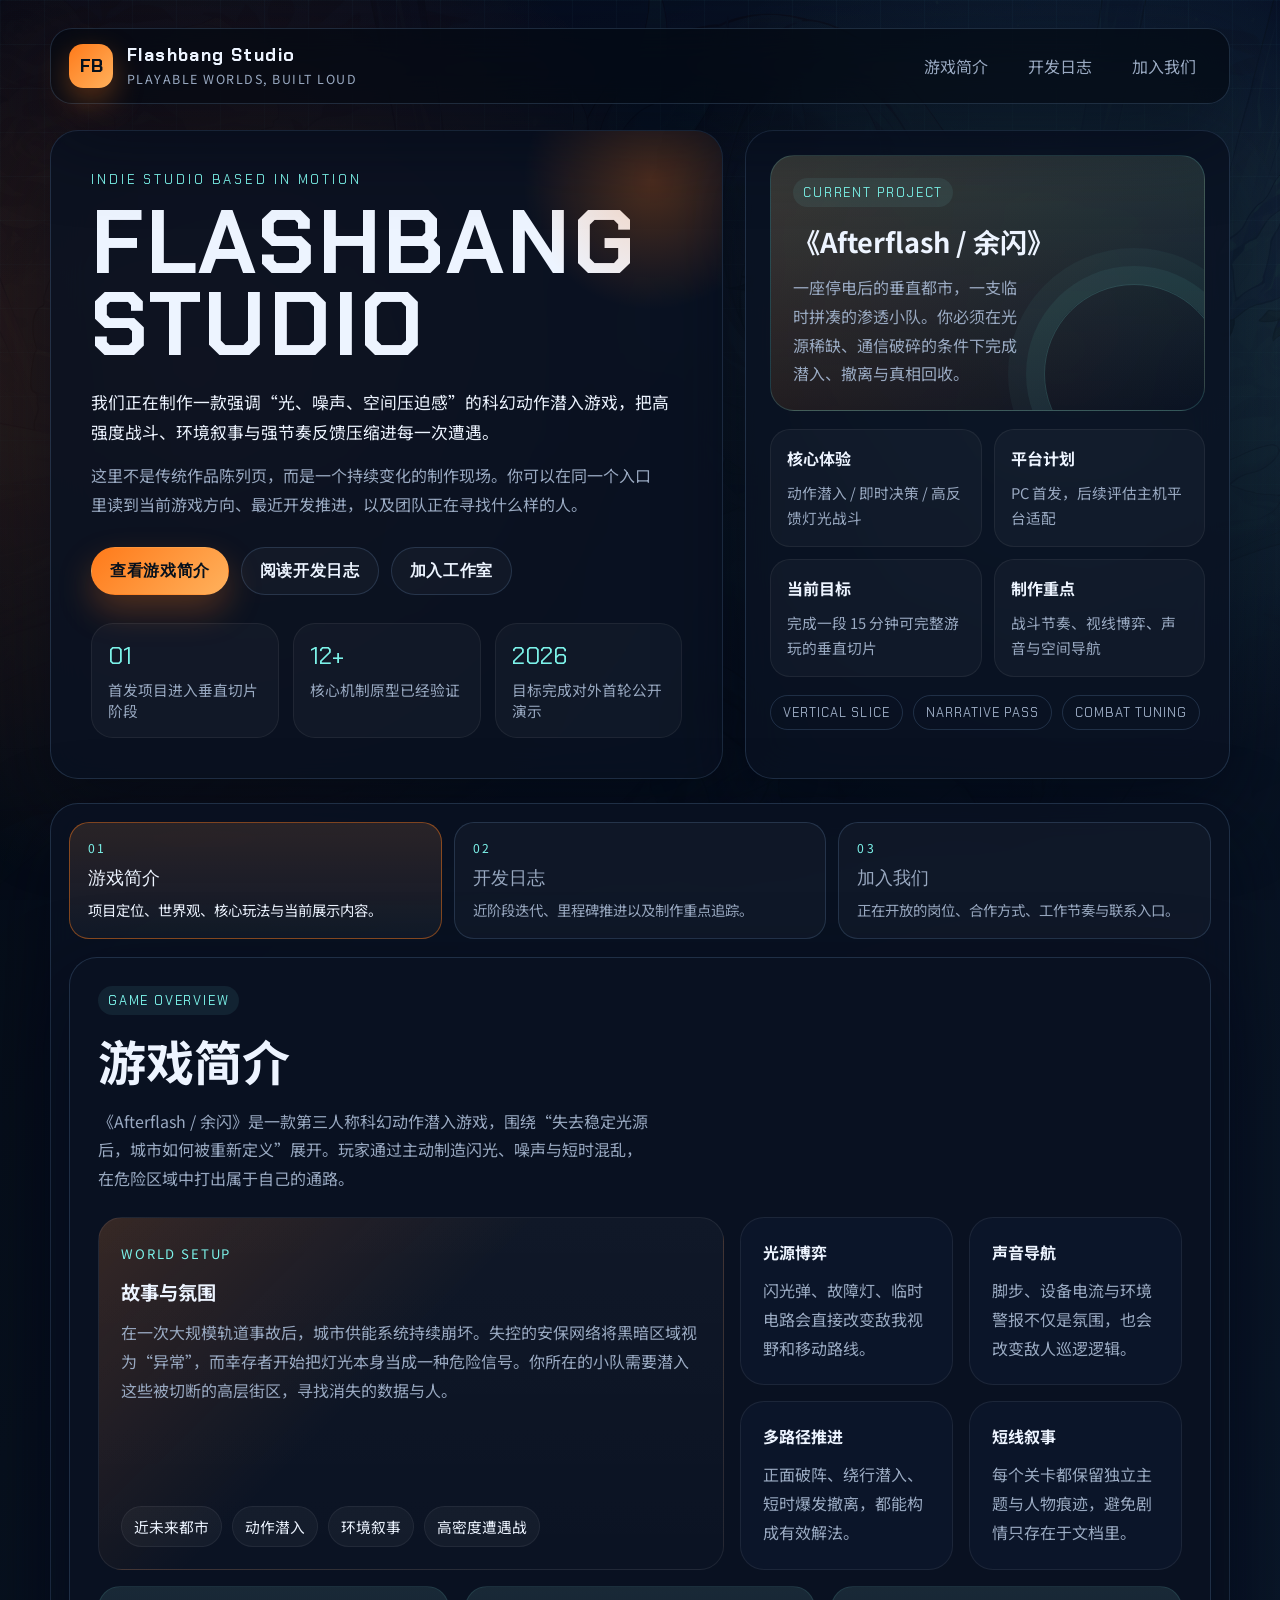
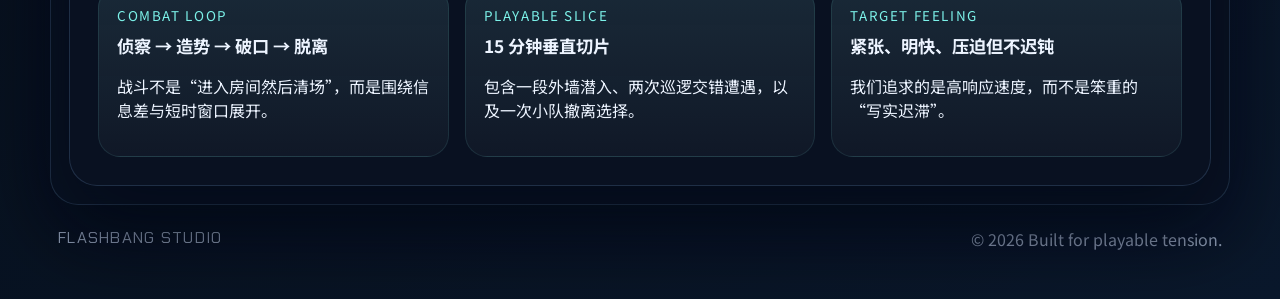
<file: flashbang.html>
<!DOCTYPE html>
<html lang="zh-CN">
  <head>
    <meta charset="UTF-8" />
    <meta name="viewport" content="width=device-width, initial-scale=1.0" />
    <title>Flashbang Studio</title>
    <meta
      name="description"
      content="Flashbang Studio 游戏工作室主页，展示游戏简介、开发日志与加入我们。"
    />
    <link rel="preconnect" href="https://fonts.googleapis.com" />
    <link rel="preconnect" href="https://fonts.gstatic.com" crossorigin />
    <link
      href="https://fonts.googleapis.com/css2?family=Chakra+Petch:wght@400;500;600;700&amp;family=Noto+Sans+SC:wght@400;500;700;800&amp;display=swap"
      rel="stylesheet"
    />
    <link rel="stylesheet" href="styles/shared.css" />
    <link rel="stylesheet" href="styles/flashbang.css" />
  </head>
  <body>
    <div class="page">
      <header class="topbar">
        <div class="brand">
          <div class="brand-mark">FB</div>
          <div class="brand-copy">
            <strong>Flashbang Studio</strong>
            <span>Playable Worlds, Built Loud</span>
          </div>
        </div>
        <nav aria-label="页面导航">
          <a href="#game-intro">游戏简介</a>
          <a href="#devlog">开发日志</a>
          <a href="#join-us">加入我们</a>
        </nav>
      </header>

      <section class="hero" aria-label="工作室介绍">
        <div class="hero-copy">
          <p class="eyebrow">Indie Studio Based In Motion</p>
          <h1>Flashbang Studio</h1>
          <p class="lead">
            我们正在制作一款强调“光、噪声、空间压迫感”的科幻动作潜入游戏，把高强度战斗、环境叙事与强节奏反馈压缩进每一次遭遇。
          </p>
          <p class="sublead">
            这里不是传统作品陈列页，而是一个持续变化的制作现场。你可以在同一个入口里读到当前游戏方向、最近开发推进，以及团队正在寻找什么样的人。
          </p>
          <div class="hero-actions">
            <a class="button primary" href="#game-intro">查看游戏简介</a>
            <a class="button secondary" href="#devlog">阅读开发日志</a>
            <a class="button secondary" href="#join-us">加入工作室</a>
          </div>
          <div class="hero-metrics">
            <div class="metric">
              <span class="stat-number">01</span>
              <span>首发项目进入垂直切片阶段</span>
            </div>
            <div class="metric">
              <span class="stat-number">12+</span>
              <span>核心机制原型已经验证</span>
            </div>
            <div class="metric">
              <span class="stat-number">2026</span>
              <span>目标完成对外首轮公开演示</span>
            </div>
          </div>
        </div>

        <aside class="hero-aside">
          <div class="signal-card">
            <span class="section-tag">Current Project</span>
            <h2>《Afterflash / 余闪》</h2>
            <p>
              一座停电后的垂直都市，一支临时拼凑的渗透小队。你必须在光源稀缺、通信破碎的条件下完成潜入、撤离与真相回收。
            </p>
          </div>

          <div class="signal-points">
            <article class="mini-card">
              <strong>核心体验</strong>
              <p>动作潜入 / 即时决策 / 高反馈灯光战斗</p>
            </article>
            <article class="mini-card">
              <strong>平台计划</strong>
              <p>PC 首发，后续评估主机平台适配</p>
            </article>
            <article class="mini-card">
              <strong>当前目标</strong>
              <p>完成一段 15 分钟可完整游玩的垂直切片</p>
            </article>
            <article class="mini-card">
              <strong>制作重点</strong>
              <p>战斗节奏、视线博弈、声音与空间导航</p>
            </article>
          </div>

          <div class="status-strip" aria-label="项目状态">
            <span class="status-chip">Vertical Slice</span>
            <span class="status-chip">Narrative Pass</span>
            <span class="status-chip">Combat Tuning</span>
          </div>
        </aside>
      </section>

      <section class="tabs-shell" aria-label="工作室内容界面">
        <div class="tabs-header" role="tablist" aria-label="界面切换">
          <button
            class="studio-tab"
            id="tab-game-intro"
            type="button"
            role="tab"
            aria-selected="true"
            aria-controls="game-intro"
            data-panel-target="game-intro"
          >
            <span class="tab-index">01</span>
            <span class="tab-title">游戏简介</span>
            <span class="tab-copy">项目定位、世界观、核心玩法与当前展示内容。</span>
          </button>
          <button
            class="studio-tab"
            id="tab-devlog"
            type="button"
            role="tab"
            aria-selected="false"
            aria-controls="devlog"
            data-panel-target="devlog"
          >
            <span class="tab-index">02</span>
            <span class="tab-title">开发日志</span>
            <span class="tab-copy">近阶段迭代、里程碑推进以及制作重点追踪。</span>
          </button>
          <button
            class="studio-tab"
            id="tab-join-us"
            type="button"
            role="tab"
            aria-selected="false"
            aria-controls="join-us"
            data-panel-target="join-us"
          >
            <span class="tab-index">03</span>
            <span class="tab-title">加入我们</span>
            <span class="tab-copy">正在开放的岗位、合作方式、工作节奏与联系入口。</span>
          </button>
        </div>

        <div class="panels">
          <section
            class="panel is-active"
            id="game-intro"
            role="tabpanel"
            aria-labelledby="tab-game-intro"
            data-panel
          >
            <div class="panel-head">
              <div>
                <span class="section-tag">Game Overview</span>
                <h3>游戏简介</h3>
                <p>
                  《Afterflash / 余闪》是一款第三人称科幻动作潜入游戏，围绕“失去稳定光源后，城市如何被重新定义”展开。玩家通过主动制造闪光、噪声与短时混乱，在危险区域中打出属于自己的通路。
                </p>
              </div>
            </div>

            <div class="panel-grid">
              <article class="story-card">
                <div>
                  <span class="world-label">World Setup</span>
                  <h4>故事与氛围</h4>
                  <p>
                    在一次大规模轨道事故后，城市供能系统持续崩坏。失控的安保网络将黑暗区域视为“异常”，而幸存者开始把灯光本身当成一种危险信号。你所在的小队需要潜入这些被切断的高层街区，寻找消失的数据与人。
                  </p>
                </div>
                <div class="story-metadata">
                  <span>近未来都市</span>
                  <span>动作潜入</span>
                  <span>环境叙事</span>
                  <span>高密度遭遇战</span>
                </div>
              </article>

              <div class="feature-stack">
                <article class="feature-card">
                  <strong>光源博弈</strong>
                  <p>闪光弹、故障灯、临时电路会直接改变敌我视野和移动路线。</p>
                </article>
                <article class="feature-card">
                  <strong>声音导航</strong>
                  <p>脚步、设备电流与环境警报不仅是氛围，也会改变敌人巡逻逻辑。</p>
                </article>
                <article class="feature-card">
                  <strong>多路径推进</strong>
                  <p>正面破阵、绕行潜入、短时爆发撤离，都能构成有效解法。</p>
                </article>
                <article class="feature-card">
                  <strong>短线叙事</strong>
                  <p>每个关卡都保留独立主题与人物痕迹，避免剧情只存在于文档里。</p>
                </article>
              </div>

              <div class="wide-row">
                <article class="snapshot">
                  <span>Combat Loop</span>
                  <strong>侦察 → 造势 → 破口 → 脱离</strong>
                  <p>战斗不是“进入房间然后清场”，而是围绕信息差与短时窗口展开。</p>
                </article>
                <article class="snapshot">
                  <span>Playable Slice</span>
                  <strong>15 分钟垂直切片</strong>
                  <p>包含一段外墙潜入、两次巡逻交错遭遇，以及一次小队撤离选择。</p>
                </article>
                <article class="snapshot">
                  <span>Target Feeling</span>
                  <strong>紧张、明快、压迫但不迟钝</strong>
                  <p>我们追求的是高响应速度，而不是笨重的“写实迟滞”。</p>
                </article>
              </div>
            </div>
          </section>

          <section
            class="panel"
            id="devlog"
            role="tabpanel"
            aria-labelledby="tab-devlog"
            data-panel
            hidden
          >
            <div class="panel-head">
              <div>
                <span class="section-tag">Dev Log</span>
                <h3>开发日志</h3>
                <p>
                  这里记录最近几轮版本推进，而不是泛泛而谈的“正在努力中”。我们更关心哪些机制已经成立，哪些问题仍然没有解决，以及下一轮迭代会砍掉什么、保留什么。
                </p>
              </div>
            </div>

            <div class="timeline-layout">
              <div class="timeline-list">
                <article class="timeline-card">
                  <span class="timeline-date">2026.04 / Sprint 07</span>
                  <h4>遭遇战节奏重构</h4>
                  <p>
                    将原本偏脚本驱动的房间战斗改成更依赖视野中断与短时失明反馈的动态遭遇。闪光后敌方恢复逻辑被重新拆分，读秒感更清晰。
                  </p>
                  <ul>
                    <li>调整了闪光弹命中后的 AI 失衡时长与音效层级。</li>
                    <li>重做一段废弃中继站关卡，使逃离路线更立体。</li>
                    <li>加入危险提示色，避免纯黑环境下信息过载。</li>
                  </ul>
                </article>

                <article class="timeline-card">
                  <span class="timeline-date">2026.03 / Sprint 06</span>
                  <h4>垂直切片首次串通</h4>
                  <p>
                    首个完整流程从屋顶切入、穿越中庭再到地铁撤离已经可以连通游玩。虽然美术与剧情触发仍然粗糙，但节奏闭环初步成立。
                  </p>
                  <ul>
                    <li>完成主循环的临时 UI 与任务提示。</li>
                    <li>加入两种敌方职业，观察型与追击型行为差异更明显。</li>
                    <li>把部分叙事文本改为场景内的可见证据与通讯记录。</li>
                  </ul>
                </article>

                <article class="timeline-card">
                  <span class="timeline-date">2026.01 / Prototype</span>
                  <h4>核心原型验证</h4>
                  <p>
                    这一阶段只回答一个问题：在第三人称视角下，闪光是否能成为真正的主动玩法，而不是一次性控制技能。结果是肯定的，但实现成本远高于预估。
                  </p>
                  <ul>
                    <li>验证闪光、阴影、声音三者叠加的风险收益关系。</li>
                    <li>推翻第一版慢节奏潜行方案，转向更高压的动作潜入结构。</li>
                    <li>明确项目关键词：明灭、失真、压迫、反打。</li>
                  </ul>
                </article>
              </div>

              <div class="focus-board">
                <article class="focus-card">
                  <span class="section-tag">Now</span>
                  <h4>本周重点</h4>
                  <p>把关卡内的“可见路径”与“最优路径”彻底分离，让玩家更愿意冒险试错。</p>
                  <strong>03 项</strong>
                </article>
                <article class="focus-card">
                  <span class="section-tag">Risk</span>
                  <h4>当前风险</h4>
                  <p>如果环境提示过弱，战斗会变成纯反应测试；如果提示过强，又会削弱黑暗空间的张力。</p>
                </article>
                <article class="focus-card">
                  <span class="section-tag">Pipeline</span>
                  <h4>制作管线</h4>
                  <p>设计原型优先，场景验证第二，美术定调第三。任何不能提升节奏判断的效果先暂缓。</p>
                </article>
              </div>
            </div>
          </section>

          <section
            class="panel"
            id="join-us"
            role="tabpanel"
            aria-labelledby="tab-join-us"
            data-panel
            hidden
          >
            <div class="panel-head">
              <div>
                <span class="section-tag">Join Us</span>
                <h3>加入我们</h3>
                <p>
                  Flashbang 需要的是对“可玩性”有判断力的人，而不是只会堆功能的人。我们欢迎全职、远程协作、短期合作与外部 contributor，只要你能拿作品或过程证明自己。
                </p>
              </div>
            </div>

            <div class="join-layout">
              <div class="join-grid-main">
                <article class="role-card">
                  <span class="role-meta">Open Role</span>
                  <h4 class="role-title">玩法程序</h4>
                  <p>
                    负责角色动作反馈、战斗状态机与关卡交互逻辑。你需要能和设计一起快速验证机制，而不是等规格冻结才开始写代码。
                  </p>
                  <ul>
                    <li>擅长高频迭代，能接受原型阶段反复推翻。</li>
                    <li>对动作手感、输入响应和镜头节奏有实际经验。</li>
                    <li>愿意把“可调试性”当成第一优先级之一。</li>
                  </ul>
                  <div class="role-tags">
                    <span>Gameplay</span>
                    <span>Combat</span>
                    <span>Rapid Prototyping</span>
                  </div>
                </article>

                <article class="role-card">
                  <span class="role-meta">Open Role</span>
                  <h4 class="role-title">关卡与战斗设计</h4>
                  <p>
                    负责构建遭遇空间、敌人布置和玩家决策密度。你要能用布局塑造节奏，而不是仅仅生产地形。
                  </p>
                  <ul>
                    <li>理解潜入、战斗与空间阅读之间的关系。</li>
                    <li>能把纸面概念迅速变成可测试关卡。</li>
                    <li>愿意通过删减内容让体验更锋利。</li>
                  </ul>
                  <div class="role-tags">
                    <span>Level Design</span>
                    <span>Encounter</span>
                    <span>Pacing</span>
                  </div>
                </article>

                <article class="culture-card">
                  <span class="role-meta">How We Work</span>
                  <h4>我们重视什么</h4>
                  <ul>
                    <li>先做出可玩的东西，再讨论如何把它做漂亮。</li>
                    <li>任何意见都需要落到体验变化，而不是停留在审美口味。</li>
                    <li>小团队默认信息透明，设计、程序、美术都能直接对同一个问题发言。</li>
                  </ul>
                </article>

                <article class="process-card">
                  <span class="process-step">Process</span>
                  <h4>合作流程</h4>
                  <ol>
                    <li>发送你的作品、简历或一个能说明思考方式的项目链接。</li>
                    <li>我们会给一段小型任务或具体问题，确认合作节奏是否匹配。</li>
                    <li>如果合适，就从一个明确范围的模块开始协作。</li>
                  </ol>
                </article>
              </div>

              <div class="join-grid-side">
                <article class="contact-card">
                  <span class="section-tag">Contact</span>
                  <h4>投递方式</h4>
                  <p>
                    邮件主题建议使用“应聘岗位 + 名字 + 城市 / 远程”，并附上最能代表你的作品链接。
                  </p>
                  <ul>
                    <li>邮箱：<a href="mailto:hello@flashbang.studio">hello@flashbang.studio</a></li>
                    <li>GitHub：<a href="https://github.com/kiana-0423" target="_blank" rel="noreferrer">kiana-0423</a></li>
                    <li>回复周期：通常 3 到 5 个工作日</li>
                  </ul>
                </article>

                <article class="focus-card">
                  <span class="section-tag">Need To Know</span>
                  <h4>适合加入的人</h4>
                  <p>你不需要样样都会，但需要对自己的长板非常清楚，并且愿意把反馈转成可执行的改动。</p>
                </article>

                <article class="focus-card">
                  <span class="section-tag">Team Shape</span>
                  <h4>团队状态</h4>
                  <p>目前维持小体量高密度协作，强调快速决策、快速验证、快速淘汰无效方案。</p>
                </article>
              </div>
            </div>
          </section>
        </div>
      </section>

      <footer>
        <span class="footer-note">Flashbang Studio</span>
        <span>© <span data-current-year></span> Built for playable tension.</span>
      </footer>
    </div>
    <script src="scripts/shared.js" defer></script>
    <script src="scripts/flashbang.js" defer></script>
  </body>
</html>
</file>
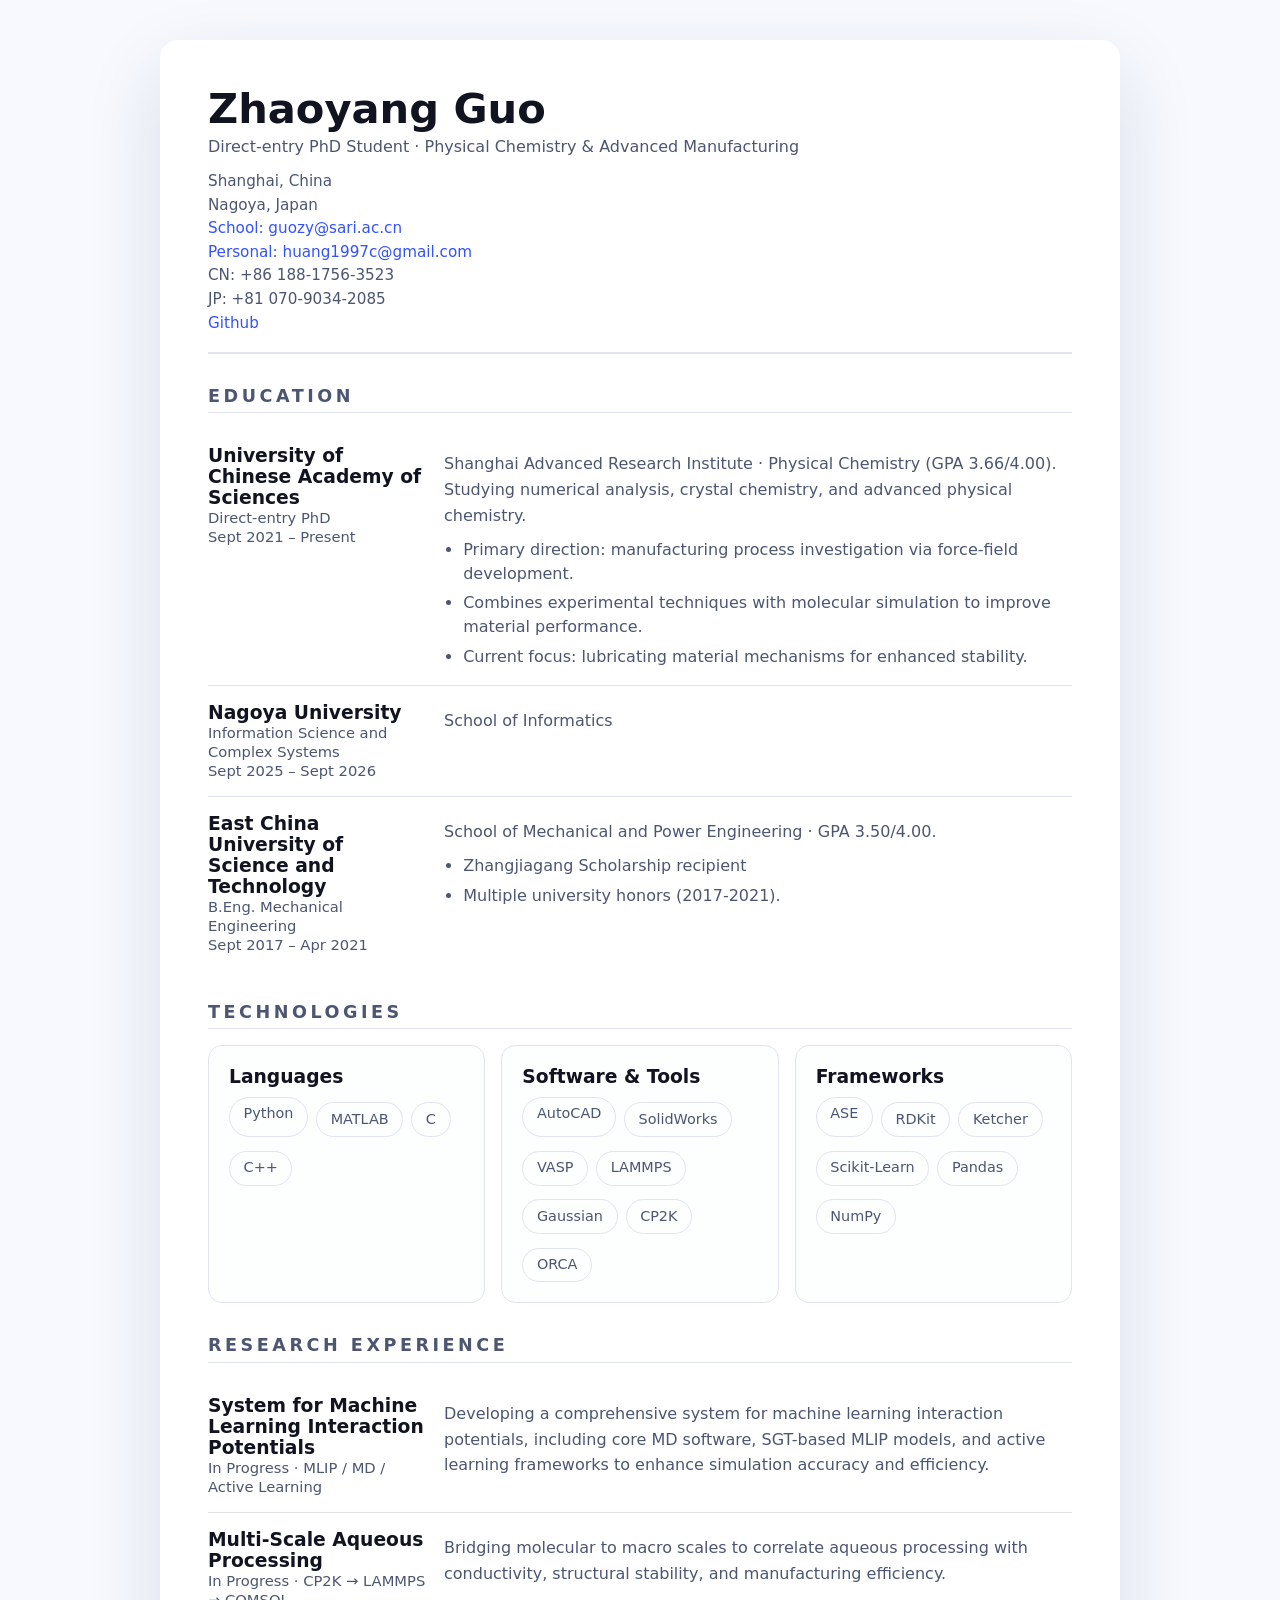
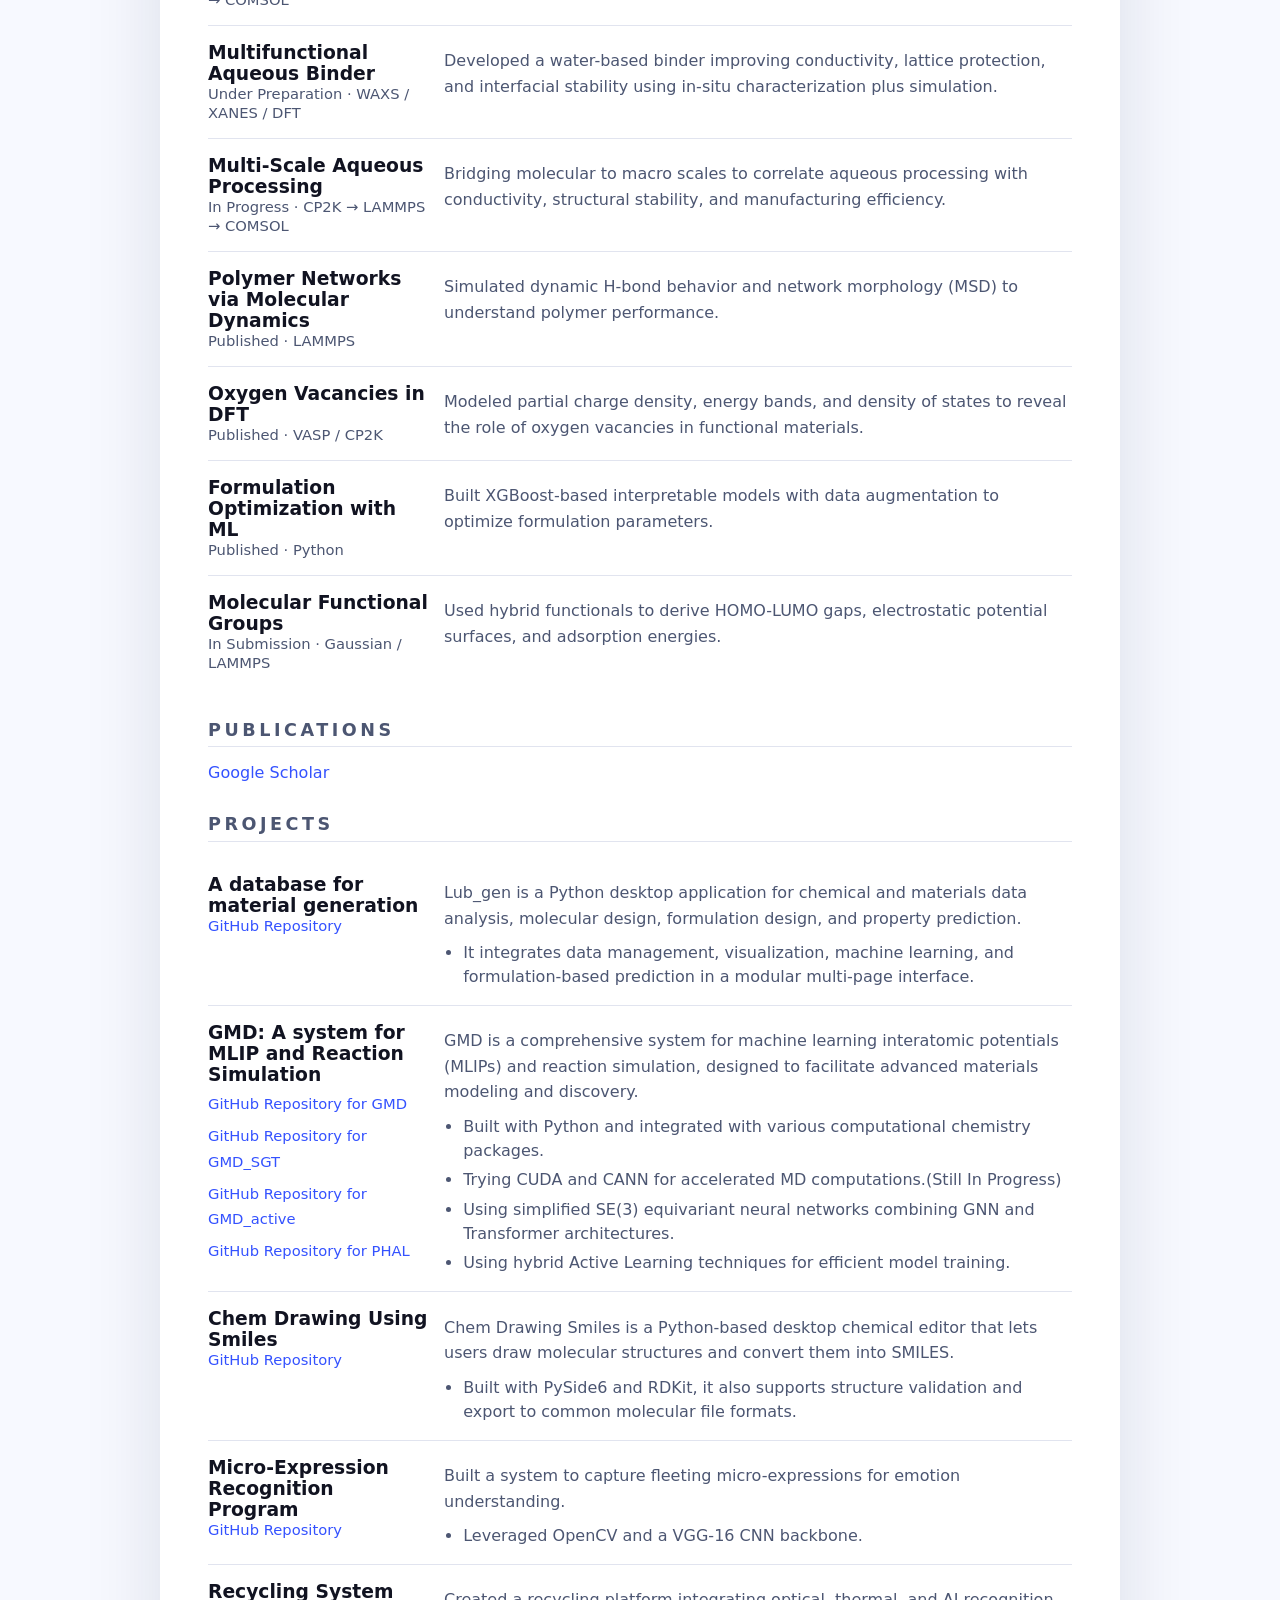
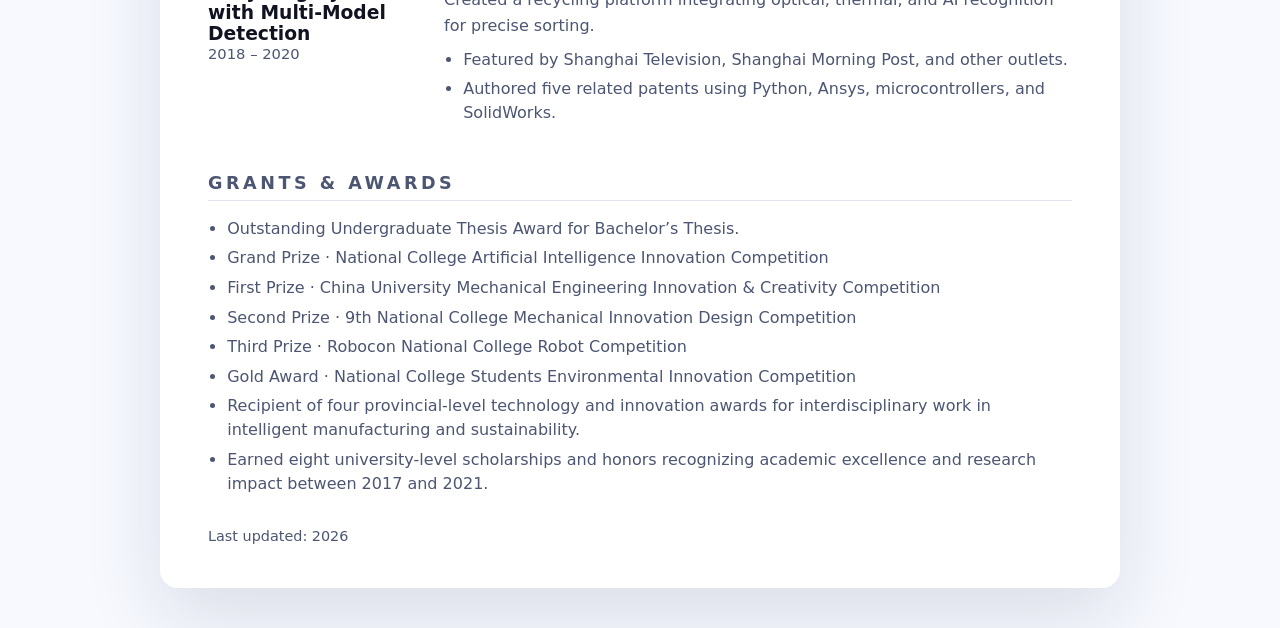
<file: resume.html>
<!DOCTYPE html>
<html lang="en">
  <head>
    <meta charset="UTF-8" />
    <meta name="viewport" content="width=device-width, initial-scale=1.0" />
    <title>Zhaoyang Guo · Resume</title>
    <link rel="stylesheet" href="styles/shared.css" />
    <link rel="stylesheet" href="styles/resume.css" />
  </head>
  <body>
    <main>
      <header>
        <div>
          <h1>Zhaoyang Guo</h1>
          <p class="tagline">
            Direct-entry PhD Student · Physical Chemistry & Advanced Manufacturing
          </p>
        </div>
        <div class="contact">
          <span>Shanghai, China</span>
          <span>Nagoya, Japan</span>
          <span><a href="mailto:guozy@sari.ac.cn">School: guozy@sari.ac.cn</a></span>
          <span><a href="mailto:huang1997c@gmail.com">Personal: huang1997c@gmail.com</a></span>
          <span>CN: +86 188-1756-3523</span>
          <span>JP: +81 070-9034-2085</span>
          <span><a href="https://github.com/kiana-0423">Github</a></span>
        </div>
      </header>

      <section>
        <h2>Education</h2>
        <div class="item">
          <div>
            <h3>University of Chinese Academy of Sciences</h3>
            <span>Direct-entry PhD<br></span>
            <span>Sept 2021 – Present</span>
          </div>
          <div>
            <p>
              Shanghai Advanced Research Institute · Physical Chemistry (GPA 3.66/4.00).<br>
              Studying numerical analysis, crystal chemistry, and advanced physical chemistry.
            </p>
            <ul>
              <li>Primary direction: manufacturing process investigation via force-field development.</li>
              <li>Combines experimental techniques with molecular simulation to improve material performance.</li>
              <li>Current focus: lubricating material mechanisms for enhanced stability.</li>
            </ul>
          </div>
        </div>
          <div class="item">
          <div>
            <h3>Nagoya University</h3>
            <span>Information Science and Complex Systems<br></span>
            <span>Sept 2025 – Sept 2026</span>
          </div>
          <div>
            <p>
              School of Informatics
            </p>
          </div>
        </div>
        <div class="item">
          <div>
            <h3>East China University of Science and Technology</h3>
            <span>B.Eng. Mechanical Engineering<br></span>
            <span>Sept 2017 – Apr 2021</span>
          </div>
          <div>
            <p>
              School of Mechanical and Power Engineering · GPA 3.50/4.00.
            </p>
            <ul>
              <li>Zhangjiagang Scholarship recipient</li>
              <li>Multiple university honors (2017‑2021).</li>
            </ul>
          </div>
        </div>
      </section>

      <section>
        <h2>Technologies</h2>
        <div class="columns">
          <div class="card">
            <h3>Languages</h3>
            <ul class="pill-list">
              <li>Python</li>
              <li>MATLAB</li>
              <li>C</li>
              <li>C++</li>
            </ul>
          </div>
          <div class="card">
            <h3>Software & Tools</h3>
            <ul class="pill-list">
              <li>AutoCAD</li>
              <li>SolidWorks</li>
              <li>VASP</li>
              <li>LAMMPS</li>
              <li>Gaussian</li>
              <li>CP2K</li>
              <li>ORCA</li>
            </ul>
          </div>
          <div class="card">
            <h3>Frameworks</h3>
            <ul class="pill-list">
              <li>ASE</li>
              <li>RDKit</li>
              <li>Ketcher</li>
              <li>Scikit-Learn</li>
              <li>Pandas</li>
              <li>NumPy</li>
            </ul>
          </div>
        </div>
      </section>

      <section>
        <h2>Research Experience</h2>
                <div class="item">
          <div>
            <h3>System for Machine Learning Interaction Potentials</h3>
            <span>In Progress · MLIP / MD / Active Learning</span>
          </div>
          <div>
            <p>
              Developing a comprehensive system for machine learning interaction potentials, including core MD software, SGT-based MLIP models, and active learning frameworks to enhance simulation accuracy and efficiency.
            </p>
          </div>
        </div>
        <div class="item">
          <div>
            <h3>Multi-Scale Aqueous Processing</h3>
            <span>In Progress · CP2K → LAMMPS → COMSOL</span>
          </div>
          <div>
            <p>
              Bridging molecular to macro scales to correlate aqueous processing with
              conductivity, structural stability, and manufacturing efficiency.
            </p>
          </div>
        </div>



        <div class="item">
          <div>
            <h3>Multifunctional Aqueous Binder</h3>
            <span>Under Preparation · WAXS / XANES / DFT</span>
          </div>
          <div>
            <p>
              Developed a water-based binder improving conductivity, lattice protection,
              and interfacial stability using in-situ characterization plus simulation.
            </p>
          </div>
        </div>
        <div class="item">
          <div>
            <h3>Multi-Scale Aqueous Processing</h3>
            <span>In Progress · CP2K → LAMMPS → COMSOL</span>
          </div>
          <div>
            <p>
              Bridging molecular to macro scales to correlate aqueous processing with
              conductivity, structural stability, and manufacturing efficiency.
            </p>
          </div>
        </div>
        <div class="item">
          <div>
            <h3>Polymer Networks via Molecular Dynamics</h3>
            <span>Published · LAMMPS</span>
          </div>
          <div>
            <p>
              Simulated dynamic H-bond behavior and network morphology (MSD) to
              understand polymer performance.
            </p>
          </div>
        </div>
        <div class="item">
          <div>
            <h3>Oxygen Vacancies in DFT</h3>
            <span>Published · VASP / CP2K</span>
          </div>
          <div>
            <p>
              Modeled partial charge density, energy bands, and density of states to
              reveal the role of oxygen vacancies in functional materials.
            </p>
          </div>
        </div>
        <div class="item">
          <div>
            <h3>Formulation Optimization with ML</h3>
            <span>Published · Python</span>
          </div>
          <div>
            <p>
              Built XGBoost-based interpretable models with data augmentation to
              optimize formulation parameters.
            </p>
          </div>
        </div>
        <div class="item">
          <div>
            <h3>Molecular Functional Groups</h3>
            <span>In Submission · Gaussian / LAMMPS</span>
          </div>
          <div>
            <p>
              Used hybrid functionals to derive HOMO-LUMO gaps, electrostatic potential surfaces,
              and adsorption energies.
            </p>
          </div>
        </div>
      </section>

      <section>
        <h2>Publications</h2>
        <span><a href="https://scholar.google.com/citations?user=DG5T0vQAAAAJ&hl">Google Scholar</a></span>
        <ul>

        </ul>
      </section>

      <section>
        <h2>Projects</h2>
          <div class="item">
          <div>
            <h3>A database for material generation</h3>
            <span><a href="https://github.com/kiana-0423/Lub_gen.git">GitHub Repository</a></span>
          </div>
          <div>
            <p>
              Lub_gen is a Python desktop application for chemical and materials data analysis, molecular design, formulation design, and property prediction.
            </p>
            <ul>
              <li>It integrates data management, visualization, machine learning, and formulation-based prediction in a modular multi-page interface.</li>
            </ul>
          </div>
        </div>
        <div class="item">
          <div>
            <h3>GMD: A system for MLIP and Reaction Simulation</h3>
            <p>
            <span><a href="https://github.com/kiana-0423/GMD.git">GitHub Repository for GMD</a></span>
            </p>
            <p>
            <span><a href="https://github.com/kiana-0423/GMD_SGT.git">GitHub Repository for GMD_SGT</a></span>
            </p>
            <p>
            <span><a href="https://github.com/kiana-0423/GMD_active.git">GitHub Repository for GMD_active</a></span>
            </p>
            <p>
            <span><a href="https://github.com/kiana-0423/lammps_monitor.git">GitHub Repository for PHAL</a></span>
            </p>
          </div>
          <div>
            <p>
              GMD is a comprehensive system for machine learning interatomic potentials (MLIPs) and reaction simulation, designed to facilitate advanced materials modeling and discovery.
            </p>
            <ul>
              <li> Built with Python and integrated with various computational chemistry packages. </li>
              <li> Trying CUDA and CANN for accelerated MD computations.(Still In Progress) </li>
              <li> Using simplified SE(3) equivariant neural networks combining GNN and Transformer architectures.</li>
              <li> Using hybrid Active Learning techniques for efficient model training.</li>
            </ul>
          </div>
        </div>
          <div class="item">
          <div>
            <h3>Chem Drawing Using Smiles</h3>
            <span><a href="https://github.com/kiana-0423/chem_drawing_smiles">GitHub Repository</a></span>
          </div>
          <div>
            <p>
              Chem Drawing Smiles is a Python-based desktop chemical editor that lets users draw molecular structures and convert them into SMILES.
            </p>
            <ul>
              <li>Built with PySide6 and RDKit, it also supports structure validation and export to common molecular file formats.</li>
            </ul>
          </div>
        </div>
        <div class="item">
          <div>
            <h3>Micro-Expression Recognition Program</h3>
            <span><a href="https://github.com/kiana-0423/micro_expression_recognition.git">GitHub Repository</a></span>
          </div>
          <div>
            <p>
              Built a system to capture fleeting micro-expressions for emotion understanding.
            </p>
            <ul>
              <li>Leveraged OpenCV and a VGG-16 CNN backbone.</li>
            </ul>
          </div>
        </div>
        <div class="item">
          <div>
            <h3>Recycling System with Multi-Model Detection</h3>
            <span>2018 – 2020</span>
          </div>
          <div>
            <p>
              Created a recycling platform integrating optical, thermal, and AI recognition for precise sorting.
            </p>
            <ul>
              <li>Featured by Shanghai Television, Shanghai Morning Post, and other outlets.</li>
              <li>Authored five related patents using Python, Ansys, microcontrollers, and SolidWorks.</li>
            </ul>
          </div>
        </div>
      </section>

      <section>
        <h2>Grants & Awards</h2>
        <ul>
              <li>Outstanding Undergraduate Thesis Award for Bachelor’s Thesis.</li>
              <li>Grand Prize · National College Artificial Intelligence Innovation Competition</li>
              <li>First Prize · China University Mechanical Engineering Innovation & Creativity Competition</li>
              <li>Second Prize · 9th National College Mechanical Innovation Design Competition</li>
              <li>Third Prize · Robocon National College Robot Competition</li>
              <li>Gold Award · National College Students Environmental Innovation Competition</li>
              <li>Recipient of four provincial-level technology and innovation awards for interdisciplinary work in intelligent manufacturing and sustainability.</li>
              <li>Earned eight university-level scholarships and honors recognizing academic excellence and research impact between 2017 and 2021.</li>
      </ul>
      </section>

      <footer class="muted resume-footer">
        Last updated: <span data-current-year></span>
      </footer>
    </main>
    <script src="scripts/shared.js" defer></script>
  </body>
</html>
</file>
<file: styles/shared.css>
*,
*::before,
*::after {
  box-sizing: border-box;
}

html {
  -webkit-text-size-adjust: 100%;
}

body {
  margin: 0;
}

img {
  display: block;
  max-width: 100%;
}

button,
input,
textarea,
select {
  font: inherit;
}

#live2d-canvas {
  position: fixed;
  right: 1rem;
  top: 0.75rem;
  width: min(420px, 34vw);
  height: min(680px, 82vh);
  background: transparent;
  z-index: 900;
  pointer-events: auto;
}

@media (max-width: 768px) {
  #live2d-canvas {
    right: 0.35rem;
    top: 0.35rem;
    width: min(280px, 52vw);
    height: min(460px, 58vh);
  }
}

@media (prefers-reduced-motion: reduce) {
  html {
    scroll-behavior: auto !important;
  }

  *,
  *::before,
  *::after {
    animation-duration: 0.01ms !important;
    animation-iteration-count: 1 !important;
    transition-duration: 0.01ms !important;
  }
}
</file>
<file: styles/flashbang.css>
:root {
  --bg: #07111f;
  --bg-soft: rgba(10, 18, 34, 0.86);
  --panel: rgba(13, 24, 44, 0.78);
  --panel-strong: rgba(18, 33, 58, 0.94);
  --line: rgba(126, 170, 217, 0.2);
  --text: #edf4ff;
  --muted: #99a9c1;
  --accent: #ff7a1a;
  --accent-soft: #ffb15c;
  --signal: #7cf2e9;
  --danger: #ff5470;
  --shadow: 0 30px 80px rgba(1, 8, 20, 0.55);
}

html {
  scroll-behavior: smooth;
}

body {
  min-height: 100vh;
  color: var(--text);
  font-family: "Noto Sans SC", sans-serif;
  background:
    radial-gradient(circle at 15% 20%, rgba(255, 122, 26, 0.16), transparent 28%),
    radial-gradient(circle at 82% 18%, rgba(124, 242, 233, 0.15), transparent 24%),
    linear-gradient(135deg, #030812 0%, #07111f 46%, #0a182c 100%);
  overflow-x: hidden;
}

body::before,
body::after {
  content: "";
  position: fixed;
  inset: 0;
  pointer-events: none;
  z-index: -2;
}

body::before {
  background-image:
    linear-gradient(rgba(124, 242, 233, 0.04) 1px, transparent 1px),
    linear-gradient(90deg, rgba(124, 242, 233, 0.04) 1px, transparent 1px);
  background-size: 44px 44px;
  mask-image: linear-gradient(to bottom, rgba(0, 0, 0, 0.65), transparent 90%);
}

body::after {
  background:
    linear-gradient(transparent, rgba(3, 8, 18, 0.7)),
    url("../data/pic/IMG_1263.PNG") center / cover no-repeat;
  mix-blend-mode: soft-light;
  opacity: 0.25;
}

a {
  color: inherit;
}

.page {
  width: min(1180px, calc(100% - 32px));
  margin: 0 auto;
  padding: 28px 0 48px;
}

.topbar {
  display: flex;
  align-items: center;
  justify-content: space-between;
  gap: 24px;
  padding: 14px 18px;
  border: 1px solid var(--line);
  border-radius: 22px;
  background: rgba(4, 9, 18, 0.72);
  backdrop-filter: blur(18px);
  box-shadow: var(--shadow);
  position: sticky;
  top: 18px;
  z-index: 10;
}

.brand {
  display: flex;
  align-items: center;
  gap: 14px;
}

.brand-mark {
  width: 44px;
  height: 44px;
  border-radius: 14px;
  display: grid;
  place-items: center;
  font-family: "Chakra Petch", sans-serif;
  font-size: 1.15rem;
  font-weight: 700;
  color: #06101c;
  background: linear-gradient(135deg, var(--accent) 0%, var(--accent-soft) 100%);
  box-shadow: 0 12px 30px rgba(255, 122, 26, 0.35);
}

.brand-copy strong,
.hero-copy h1,
.eyebrow,
.section-tag,
.tab-title,
.stat-number,
.role-title,
.timeline-date,
.button,
.status-chip,
.footer-note {
  font-family: "Chakra Petch", sans-serif;
}

.brand-copy {
  display: flex;
  flex-direction: column;
  gap: 4px;
}

.brand-copy strong {
  font-size: 1.1rem;
  letter-spacing: 0.08em;
}

.brand-copy span {
  font-size: 0.78rem;
  color: var(--muted);
  letter-spacing: 0.12em;
  text-transform: uppercase;
}

.topbar nav {
  display: flex;
  flex-wrap: wrap;
  gap: 10px;
}

.topbar nav a {
  padding: 10px 14px;
  border-radius: 999px;
  color: var(--muted);
  text-decoration: none;
  border: 1px solid transparent;
  transition: color 0.25s ease, border-color 0.25s ease, background 0.25s ease;
}

.topbar nav a:hover {
  color: var(--text);
  border-color: var(--line);
  background: rgba(255, 255, 255, 0.04);
}

.hero {
  margin-top: 26px;
  display: grid;
  grid-template-columns: minmax(0, 1.25fr) minmax(340px, 0.9fr);
  gap: 22px;
}

.hero-copy,
.hero-aside,
.tabs-shell,
.panel {
  border: 1px solid var(--line);
  border-radius: 28px;
  background: var(--bg-soft);
  backdrop-filter: blur(18px);
  box-shadow: var(--shadow);
}

.hero-copy {
  padding: 40px;
  position: relative;
  overflow: hidden;
}

.hero-copy::before {
  content: "";
  position: absolute;
  width: 260px;
  height: 260px;
  right: -60px;
  top: -80px;
  border-radius: 50%;
  background: radial-gradient(circle, rgba(255, 122, 26, 0.28), transparent 70%);
}

.eyebrow {
  margin: 0 0 14px;
  color: var(--signal);
  letter-spacing: 0.22em;
  text-transform: uppercase;
  font-size: 0.82rem;
}

.hero-copy h1 {
  margin: 0;
  max-width: 11ch;
  font-size: clamp(3rem, 7vw, 5.8rem);
  line-height: 0.92;
  letter-spacing: 0.03em;
  text-transform: uppercase;
}

.hero-copy .lead {
  max-width: 640px;
  margin: 20px 0 0;
  color: var(--text);
  font-size: 1.05rem;
  line-height: 1.8;
}

.hero-copy .sublead {
  margin: 14px 0 0;
  max-width: 560px;
  color: var(--muted);
  line-height: 1.8;
}

.hero-actions {
  margin-top: 28px;
  display: flex;
  flex-wrap: wrap;
  gap: 12px;
}

.button {
  display: inline-flex;
  align-items: center;
  justify-content: center;
  gap: 8px;
  min-height: 48px;
  padding: 0 18px;
  border-radius: 999px;
  border: 1px solid transparent;
  text-decoration: none;
  font-weight: 600;
  letter-spacing: 0.04em;
  transition: transform 0.25s ease, border-color 0.25s ease, background 0.25s ease;
}

.button:hover {
  transform: translateY(-2px);
}

.button.primary {
  color: #06101c;
  background: linear-gradient(135deg, var(--accent) 0%, var(--accent-soft) 100%);
  box-shadow: 0 16px 34px rgba(255, 122, 26, 0.28);
}

.button.secondary {
  border-color: var(--line);
  color: var(--text);
  background: rgba(255, 255, 255, 0.03);
}

.hero-metrics {
  margin-top: 28px;
  display: grid;
  grid-template-columns: repeat(3, minmax(0, 1fr));
  gap: 14px;
}

.metric {
  padding: 16px;
  border-radius: 22px;
  background: rgba(255, 255, 255, 0.03);
  border: 1px solid rgba(255, 255, 255, 0.06);
}

.stat-number {
  display: block;
  font-size: 1.5rem;
  color: var(--signal);
}

.metric span:last-child {
  display: block;
  margin-top: 8px;
  color: var(--muted);
  font-size: 0.92rem;
}

.hero-aside {
  padding: 24px;
  display: flex;
  flex-direction: column;
  gap: 18px;
}

.signal-card {
  position: relative;
  padding: 22px;
  border-radius: 24px;
  background:
    linear-gradient(180deg, rgba(124, 242, 233, 0.12), transparent),
    linear-gradient(135deg, rgba(255, 122, 26, 0.16), rgba(7, 17, 31, 0.22));
  border: 1px solid rgba(124, 242, 233, 0.18);
  overflow: hidden;
}

.signal-card::after {
  content: "";
  position: absolute;
  inset: auto -20px -54px auto;
  width: 180px;
  height: 180px;
  border-radius: 50%;
  border: 1px solid rgba(124, 242, 233, 0.18);
  box-shadow:
    0 0 0 18px rgba(124, 242, 233, 0.06),
    0 0 0 36px rgba(124, 242, 233, 0.04);
}

.section-tag {
  display: inline-flex;
  padding: 6px 10px;
  border-radius: 999px;
  font-size: 0.8rem;
  letter-spacing: 0.14em;
  text-transform: uppercase;
  color: var(--signal);
  background: rgba(124, 242, 233, 0.08);
}

.signal-card h2 {
  margin: 14px 0 12px;
  font-size: 1.7rem;
}

.signal-card p {
  margin: 0;
  max-width: 26ch;
  color: var(--muted);
  line-height: 1.8;
}

.signal-points {
  display: grid;
  grid-template-columns: repeat(2, minmax(0, 1fr));
  gap: 12px;
}

.mini-card {
  padding: 16px;
  border-radius: 20px;
  background: rgba(255, 255, 255, 0.03);
  border: 1px solid rgba(255, 255, 255, 0.06);
}

.mini-card strong {
  display: block;
  margin-bottom: 10px;
  font-size: 1rem;
}

.mini-card p {
  margin: 0;
  color: var(--muted);
  font-size: 0.92rem;
  line-height: 1.7;
}

.status-strip {
  display: flex;
  flex-wrap: wrap;
  gap: 10px;
}

.status-chip {
  padding: 8px 12px;
  border-radius: 999px;
  font-size: 0.8rem;
  letter-spacing: 0.08em;
  text-transform: uppercase;
  border: 1px solid var(--line);
  color: var(--muted);
}

.tabs-shell {
  margin-top: 24px;
  padding: 18px;
}

.tabs-header {
  display: flex;
  flex-wrap: wrap;
  gap: 12px;
}

.studio-tab {
  flex: 1 1 220px;
  padding: 16px 18px;
  border-radius: 20px;
  border: 1px solid var(--line);
  background: rgba(255, 255, 255, 0.03);
  color: var(--muted);
  text-align: left;
  cursor: pointer;
  transition: transform 0.25s ease, border-color 0.25s ease, background 0.25s ease;
}

.studio-tab:hover {
  transform: translateY(-2px);
  border-color: rgba(255, 122, 26, 0.45);
}

.studio-tab[aria-selected="true"] {
  background:
    linear-gradient(180deg, rgba(255, 122, 26, 0.1), transparent),
    rgba(255, 255, 255, 0.04);
  border-color: rgba(255, 122, 26, 0.46);
  color: var(--text);
}

.tab-index {
  display: block;
  margin-bottom: 8px;
  color: var(--signal);
  font-size: 0.76rem;
  letter-spacing: 0.18em;
  text-transform: uppercase;
}

.tab-title {
  display: block;
  font-size: 1.15rem;
}

.tab-copy {
  display: block;
  margin-top: 8px;
  font-size: 0.9rem;
  line-height: 1.65;
}

.panels {
  margin-top: 18px;
}

.panel {
  display: none;
  padding: 28px;
  animation: rise 0.38s ease;
}

.panel.is-active {
  display: block;
}

@keyframes rise {
  from {
    opacity: 0;
    transform: translateY(10px);
  }

  to {
    opacity: 1;
    transform: translateY(0);
  }
}

.panel-head {
  display: flex;
  flex-wrap: wrap;
  align-items: end;
  justify-content: space-between;
  gap: 16px;
  margin-bottom: 24px;
}

.panel-head h3 {
  margin: 10px 0 0;
  font-size: clamp(2rem, 4vw, 3rem);
}

.panel-head p {
  margin: 12px 0 0;
  max-width: 62ch;
  color: var(--muted);
  line-height: 1.8;
}

.panel-grid {
  display: grid;
  grid-template-columns: repeat(12, minmax(0, 1fr));
  gap: 16px;
}

.story-card,
.feature-card,
.timeline-card,
.focus-card,
.role-card,
.culture-card,
.process-card,
.contact-card {
  border-radius: 24px;
  border: 1px solid rgba(255, 255, 255, 0.07);
  background: var(--panel);
  padding: 22px;
}

.story-card {
  grid-column: span 7;
  min-height: 320px;
  display: flex;
  flex-direction: column;
  justify-content: space-between;
  background:
    linear-gradient(135deg, rgba(255, 122, 26, 0.16), transparent 45%),
    linear-gradient(180deg, rgba(255, 255, 255, 0.03), rgba(255, 255, 255, 0.01));
}

.world-label,
.role-meta,
.timeline-date,
.process-step {
  display: inline-flex;
  align-items: center;
  gap: 8px;
  color: var(--signal);
  letter-spacing: 0.14em;
  text-transform: uppercase;
  font-size: 0.82rem;
}

.story-card h4,
.timeline-card h4,
.focus-card h4,
.role-card h4,
.culture-card h4,
.process-card h4,
.contact-card h4 {
  margin: 14px 0 12px;
  font-size: 1.2rem;
}

.story-card p,
.feature-card p,
.timeline-card p,
.focus-card p,
.role-card p,
.culture-card p,
.process-card p,
.contact-card p {
  margin: 0;
  color: var(--muted);
  line-height: 1.8;
}

.story-metadata {
  display: flex;
  flex-wrap: wrap;
  gap: 10px;
}

.story-metadata span {
  padding: 9px 12px;
  border-radius: 999px;
  background: rgba(255, 255, 255, 0.04);
  border: 1px solid rgba(255, 255, 255, 0.06);
  color: var(--text);
  font-size: 0.92rem;
}

.feature-stack {
  grid-column: span 5;
  display: grid;
  grid-template-columns: repeat(2, minmax(0, 1fr));
  gap: 16px;
}

.feature-card {
  min-height: 152px;
}

.feature-card strong {
  display: block;
  margin-bottom: 12px;
  font-size: 1rem;
}

.wide-row {
  grid-column: 1 / -1;
  display: grid;
  grid-template-columns: repeat(3, minmax(0, 1fr));
  gap: 16px;
}

.snapshot {
  padding: 18px;
  border-radius: 22px;
  background:
    linear-gradient(180deg, rgba(124, 242, 233, 0.08), transparent),
    rgba(255, 255, 255, 0.03);
  border: 1px solid rgba(124, 242, 233, 0.1);
}

.snapshot span {
  display: block;
  margin-bottom: 8px;
  color: var(--signal);
  font-size: 0.84rem;
  letter-spacing: 0.12em;
  text-transform: uppercase;
}

.snapshot strong {
  display: block;
  margin-bottom: 10px;
  font-size: 1.08rem;
}

.timeline-layout,
.join-layout {
  display: grid;
  grid-template-columns: repeat(12, minmax(0, 1fr));
  gap: 16px;
}

.timeline-list {
  grid-column: span 8;
  display: grid;
  gap: 16px;
}

.timeline-card {
  position: relative;
  padding-left: 26px;
}

.timeline-card::before {
  content: "";
  position: absolute;
  left: 0;
  top: 26px;
  width: 10px;
  height: 10px;
  border-radius: 50%;
  background: var(--accent);
  box-shadow: 0 0 0 6px rgba(255, 122, 26, 0.12);
}

.timeline-card::after {
  content: "";
  position: absolute;
  left: 4px;
  top: 38px;
  bottom: -20px;
  width: 2px;
  background: linear-gradient(var(--line), transparent);
}

.timeline-list .timeline-card:last-child::after {
  display: none;
}

.timeline-card ul,
.role-card ul,
.culture-card ul,
.process-card ul,
.contact-card ul {
  margin: 16px 0 0;
  padding-left: 18px;
  color: var(--text);
}

.timeline-card li,
.role-card li,
.culture-card li,
.process-card li,
.contact-card li {
  margin-top: 10px;
  line-height: 1.7;
}

.focus-board {
  grid-column: span 4;
  display: grid;
  gap: 16px;
}

.focus-card strong {
  display: block;
  margin-top: 16px;
  font-size: 2rem;
  font-family: "Chakra Petch", sans-serif;
  color: var(--accent-soft);
}

.join-grid-main {
  grid-column: span 8;
  display: grid;
  grid-template-columns: repeat(2, minmax(0, 1fr));
  gap: 16px;
}

.join-grid-side {
  grid-column: span 4;
  display: grid;
  gap: 16px;
}

.role-title {
  font-size: 1.25rem;
}

.role-tags {
  margin-top: 16px;
  display: flex;
  flex-wrap: wrap;
  gap: 10px;
}

.role-tags span {
  padding: 8px 10px;
  border-radius: 999px;
  background: rgba(255, 255, 255, 0.04);
  border: 1px solid rgba(255, 255, 255, 0.06);
  font-size: 0.85rem;
  color: var(--muted);
}

.process-card ol {
  margin: 16px 0 0;
  padding-left: 18px;
}

.process-card li {
  margin-top: 10px;
  color: var(--text);
  line-height: 1.7;
}

.contact-card a {
  color: var(--signal);
  text-decoration: none;
}

.contact-card a:hover {
  text-decoration: underline;
}

footer {
  display: flex;
  flex-wrap: wrap;
  justify-content: space-between;
  gap: 12px;
  margin-top: 22px;
  padding: 0 8px;
  color: var(--muted);
}

.footer-note {
  letter-spacing: 0.08em;
  text-transform: uppercase;
}

@media (max-width: 1080px) {
  .hero,
  .panel-grid,
  .timeline-layout,
  .join-layout {
    grid-template-columns: 1fr;
  }

  .story-card,
  .feature-stack,
  .timeline-list,
  .focus-board,
  .join-grid-main,
  .join-grid-side {
    grid-column: auto;
  }

  .feature-stack,
  .join-grid-main,
  .wide-row {
    grid-template-columns: 1fr 1fr;
  }
}

@media (max-width: 760px) {
  .page {
    width: min(100% - 20px, 100%);
    padding-top: 16px;
  }

  .topbar,
  .hero-copy,
  .hero-aside,
  .tabs-shell,
  .panel {
    border-radius: 22px;
  }

  .topbar {
    position: static;
    padding: 16px;
  }

  .hero-copy,
  .panel {
    padding: 22px;
  }

  .hero-metrics,
  .signal-points,
  .feature-stack,
  .join-grid-main,
  .wide-row {
    grid-template-columns: 1fr;
  }

  .brand {
    align-items: flex-start;
  }

  .hero-copy h1 {
    max-width: none;
  }
}
</file>
<file: styles/resume.css>
:root {
  --ink: #111321;
  --muted: #4c5672;
  --border: #e1e4ef;
  --accent: #3452ff;
  --bg: #f7f9ff;
  font-family: "Inter", "Noto Sans", system-ui, -apple-system, BlinkMacSystemFont,
    "Segoe UI", sans-serif;
  color: var(--ink);
}

body {
  min-height: 100vh;
  padding: 2.5rem 1rem;
  background: var(--bg);
  display: flex;
  justify-content: center;
}

main {
  width: min(960px, 100%);
  background: #fff;
  border-radius: 18px;
  padding: 2.75rem 3rem;
  box-shadow: 0 30px 80px rgba(15, 24, 58, 0.12);
}

header {
  display: flex;
  flex-wrap: wrap;
  gap: 1rem;
  justify-content: space-between;
  border-bottom: 2px solid var(--border);
  padding-bottom: 1.25rem;
  margin-bottom: 2rem;
}

h1 {
  font-size: clamp(2rem, 4vw, 2.6rem);
  margin: 0;
}

.tagline {
  margin: 0.25rem 0 0;
  color: var(--muted);
  font-size: 1rem;
}

.contact {
  display: flex;
  flex-direction: column;
  gap: 0.35rem;
  font-size: 0.95rem;
  color: var(--muted);
}

section + section {
  margin-top: 2rem;
}

h2 {
  font-size: 1.1rem;
  letter-spacing: 0.2em;
  text-transform: uppercase;
  color: var(--muted);
  border-bottom: 1px solid var(--border);
  padding-bottom: 0.4rem;
  margin-bottom: 1rem;
}

.item {
  display: grid;
  grid-template-columns: minmax(160px, 220px) 1fr;
  gap: 1rem;
  padding: 1rem 0;
  border-bottom: 1px solid var(--border);
}

.item:last-child {
  border-bottom: none;
}

.item h3 {
  margin: 0;
}

.item span {
  color: var(--muted);
  font-size: 0.92rem;
}

.item p {
  margin: 0.4rem 0 0;
  color: var(--muted);
  line-height: 1.6;
}

ul {
  margin: 0.6rem 0 0;
  padding-left: 1.2rem;
  color: var(--muted);
}

ul li {
  line-height: 1.5;
}

ul li + li {
  margin-top: 0.35rem;
}

.pill-list {
  display: flex;
  flex-wrap: wrap;
  gap: 0.5rem;
  padding: 0;
  list-style: none;
}

.pill-list li {
  border: 1px solid var(--border);
  border-radius: 999px;
  padding: 0.35rem 0.85rem;
  font-size: 0.9rem;
}

.columns {
  display: grid;
  grid-template-columns: repeat(auto-fit, minmax(260px, 1fr));
  gap: 1rem;
}

.card {
  background: #fdfefe;
  border: 1px solid var(--border);
  border-radius: 14px;
  padding: 1.25rem;
  box-shadow: inset 0 1px 0 rgba(255, 255, 255, 0.6);
}

.card h3 {
  margin: 0 0 0.35rem;
}

.card p {
  margin: 0;
  color: var(--muted);
  line-height: 1.5;
}

.muted {
  color: var(--muted);
  font-size: 0.9rem;
}

.resume-footer {
  margin-top: 2rem;
}

a {
  color: var(--accent);
  text-decoration: none;
}

@media (max-width: 640px) {
  main {
    padding: 2.25rem 1.5rem;
  }

  .item {
    grid-template-columns: 1fr;
  }
}
</file>
